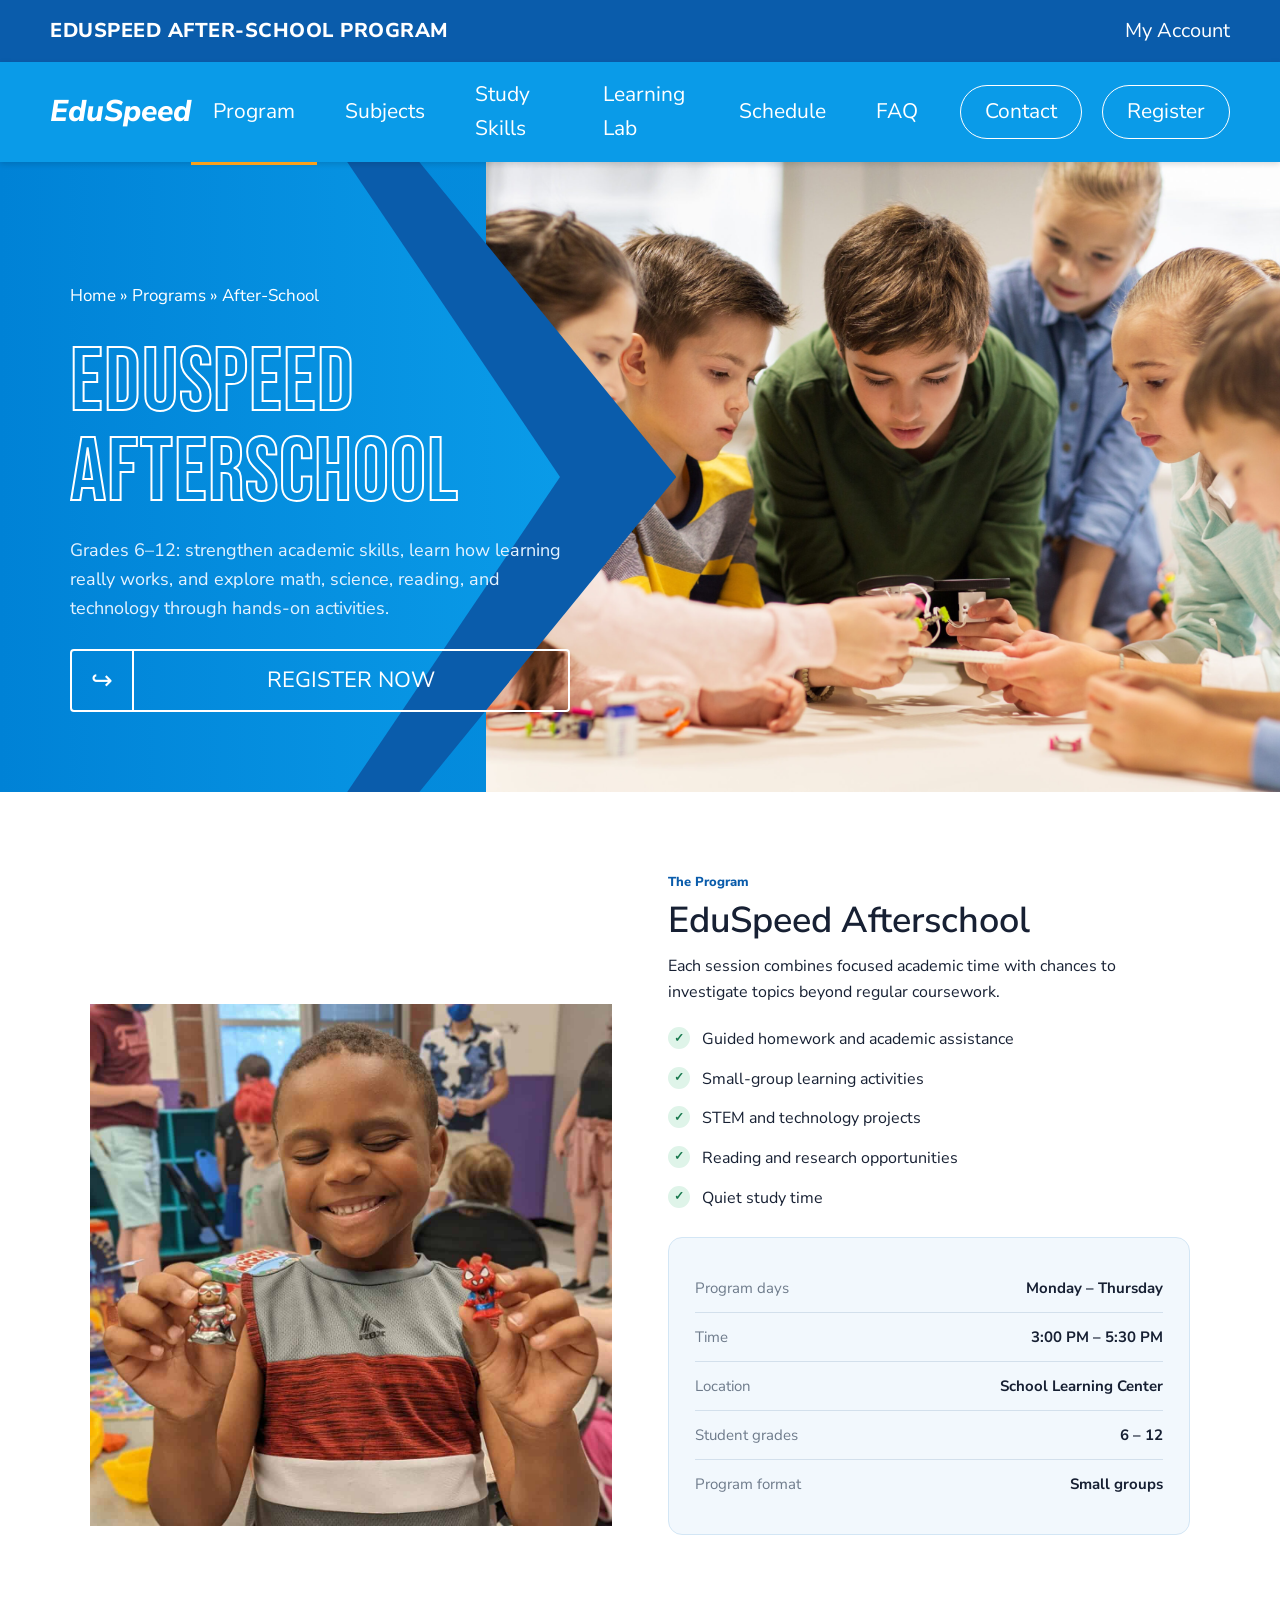
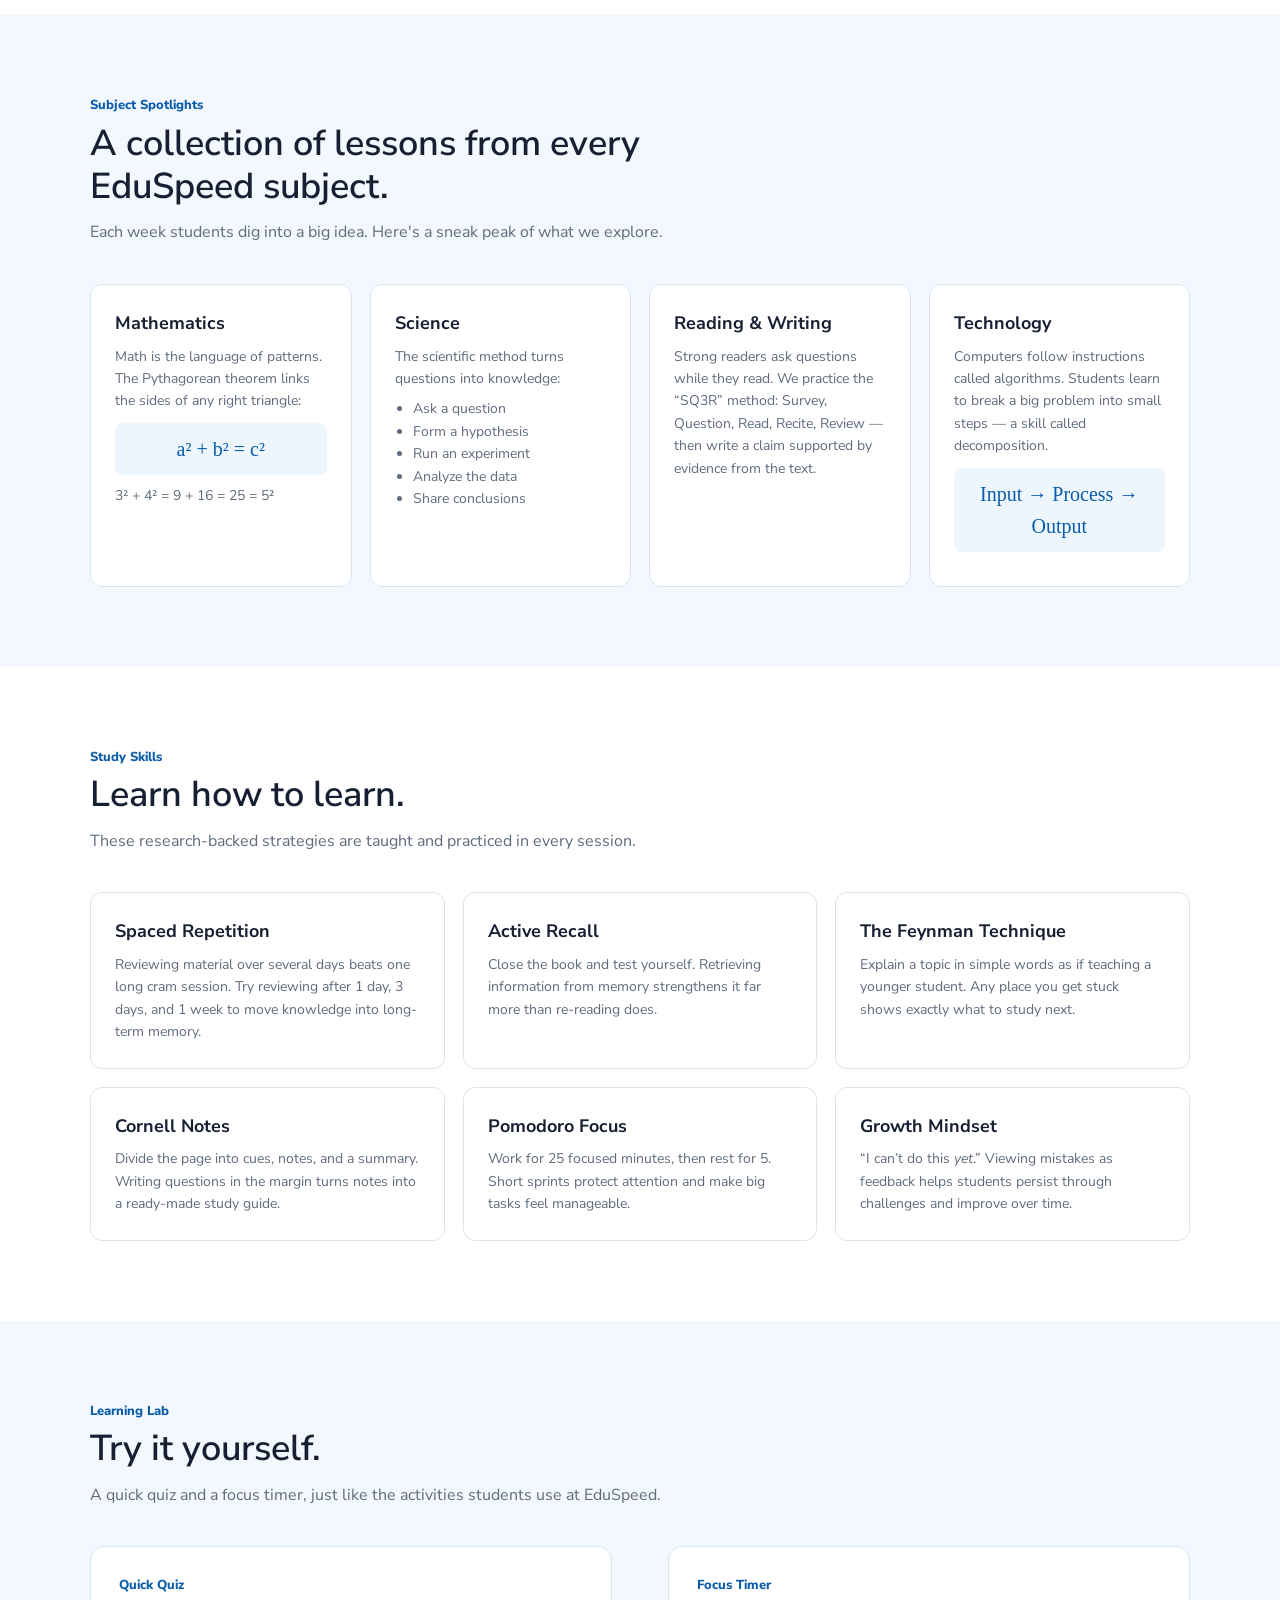
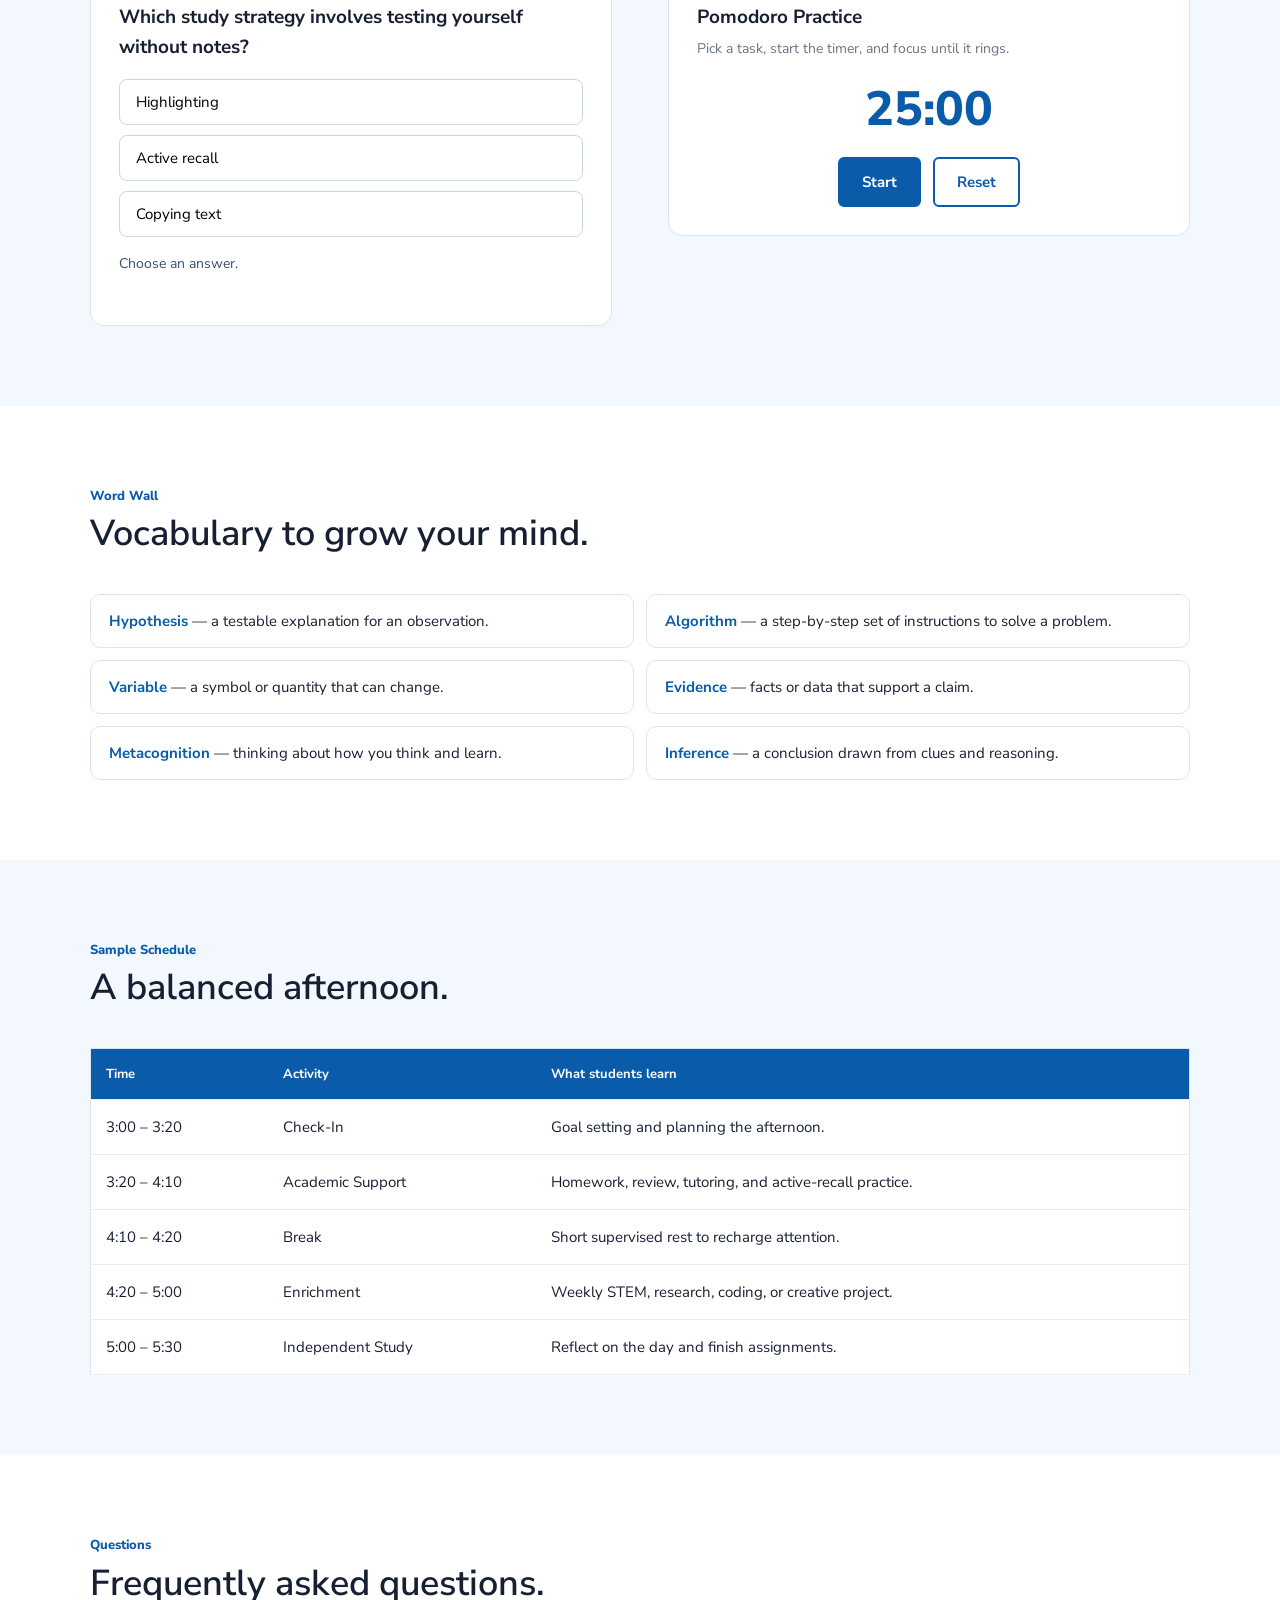
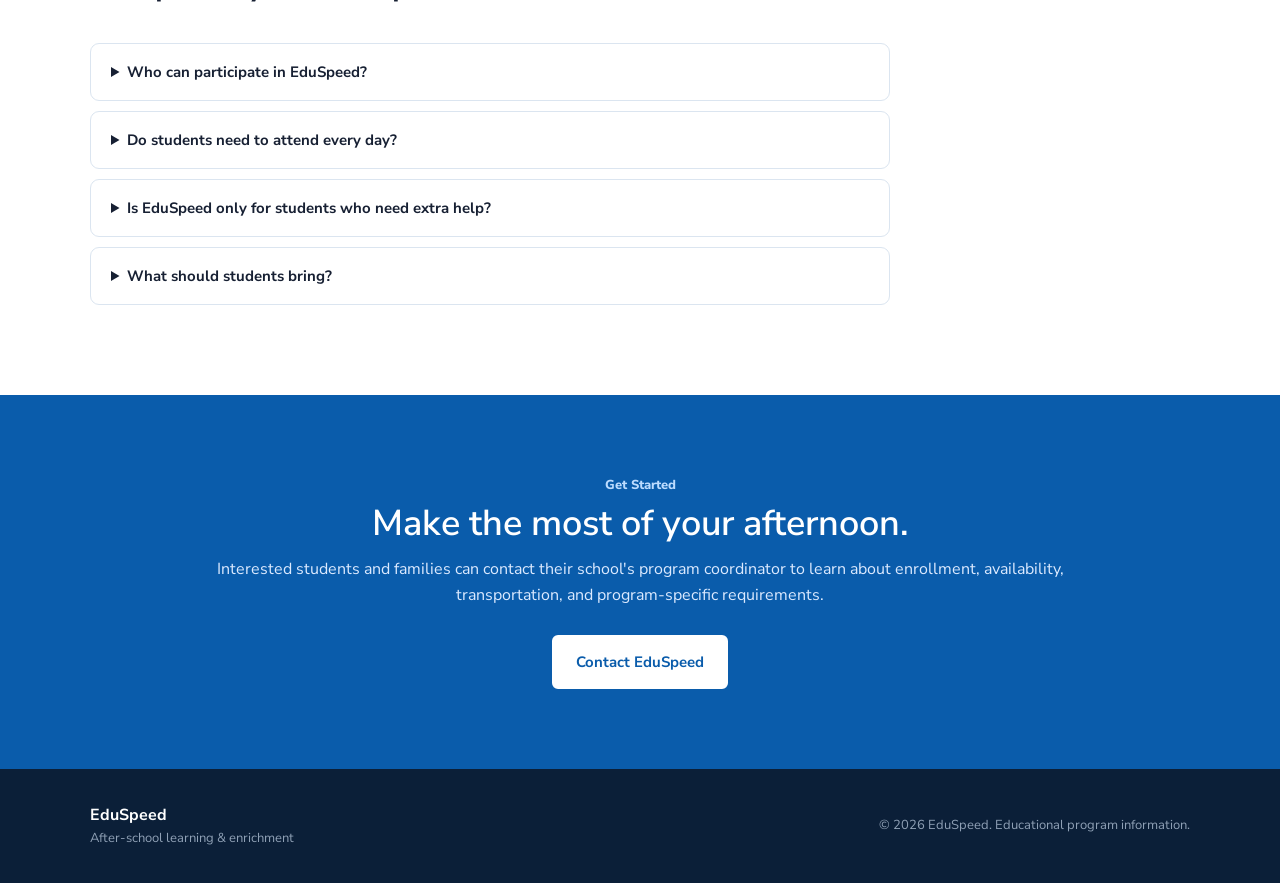
<file: index.html>
<!DOCTYPE html>
<html lang="en">
<head>
<meta charset="UTF-8">
<meta name="viewport" content="width=device-width, initial-scale=1.0">
<meta name="description" content="EduSpeed is an after-school educational program helping students strengthen academic skills, explore new subjects, and build confidence.">
<meta name="keywords" content="EduSpeed, after-school program, education, students, tutoring, STEM, study skills">
<meta name="author" content="EduSpeed">
<meta name="theme-color" content="#0a5cab">
<meta name="robots" content="index, follow">
<meta property="og:title" content="EduSpeed | After-School Learning Program">
<meta property="og:description" content="Academic support, enrichment, and hands-on learning for grades 6–12.">
<meta property="og:type" content="website">
<meta property="og:site_name" content="EduSpeed">
<meta name="twitter:card" content="summary">
<title>EduSpeed | After-School Learning Program</title>
  
<link rel="preconnect" href="https://fonts.googleapis.com"><link rel="preconnect" href="https://fonts.gstatic.com" crossorigin>
<link href="https://fonts.googleapis.com/css2?family=Bebas+Neue&family=Nunito+Sans:wght@400;600;700;800&display=swap" rel="stylesheet">
<script src="jquery.min.js"></script>
<style>
:root{--dark:#0a5cab;--bright:#0a9be8;--ink:#172033;--orange:#f9a01b}
*{box-sizing:border-box;margin:0;padding:0}
html{scroll-behavior:smooth}
body{font-family:"Nunito Sans",Arial,Helvetica,sans-serif;color:var(--ink);background:#fff;line-height:1.6}
a:focus-visible,button:focus-visible,summary:focus-visible,input:focus-visible{outline:3px solid var(--orange);outline-offset:2px}
/* top bar + nav */
header{position:sticky;top:0;z-index:100}
.topbar{background:var(--dark);color:#fff}
.topbar-in{margin:auto;height:62px;display:flex;align-items:center;justify-content:space-between;padding:0 50px;gap:20px}
.brand{font-weight:800;font-size:20px;letter-spacing:.5px;text-transform:uppercase}
.util{display:flex;align-items:center;gap:36px;font-size:20px}
.util a{color:#fff;text-decoration:none}
.util select{background:none;border:0;color:#fff;font:inherit;cursor:pointer}
.util select option{color:#000}
.search{width:290px;border:0;border-radius:4px;padding:6px 12px;font:inherit;font-size:16px}
.navbar{background:var(--bright);box-shadow:0 2px 6px rgba(0,0,0,.15)}
.nav{margin:auto;height:100px;display:flex;align-items:center;justify-content:space-between;padding:0 50px}
#logo{display:flex;align-items:center;gap:12px;color:#fff;font-size:30px;font-weight:800;text-decoration:none}
.logo-icon{width:54px;height:54px;border-radius:14px;background:#fff;color:var(--dark);display:grid;place-items:center;font-size:32px;font-weight:800}
nav{display:flex;align-items:center;gap:6px}
nav a{color:#fff;text-decoration:none;font-size:21px;padding:36px 22px 33px;border-bottom:3px solid transparent}
nav a:hover,nav a.on{border-bottom-color:var(--orange)}
nav a.pill{border:1px solid #fff;border-radius:30px;padding:9px 24px;margin-left:14px}
nav a.pill:hover{background:#fff;color:var(--dark)}
/* hero */
.hero{position:relative;overflow:hidden;min-height:528px;background:linear-gradient(90deg,#0082d6,#0a9be8)}
.art{width:100%;height:100%;position:absolute;right:0;top:0;bottom:0;width:62%}
.art img {width:100%;height:100%;object-fit: cover;}
.art svg{width:100%;height:100%;display:block}
.chev{position:absolute;top:0;bottom:0;clip-path:polygon(0 0,62% 0,100% 50%,62% 100%,0 100%)}
.chev.d{left:0;width:calc(38% + 190px);background:var(--dark)}
.chev.l{left:0;width:38%;min-width:560px;background:linear-gradient(90deg,#0082d6,#0a9be8)}
.hero-in{position:relative;z-index:2;padding:120px 70px 80px;max-width:760px}
.crumbs{color:#fff;font-size:17px;margin-bottom:30px}
.crumbs a{color:#fff;text-decoration:none}.crumbs a:hover{text-decoration:underline}
h1{font-family:"Bebas Neue",Impact,"Arial Narrow",sans-serif;font-weight:400;font-size:clamp(52px,7vw,92px);line-height:1;letter-spacing:1px;color:transparent;-webkit-text-stroke:2px #fff;margin-bottom:18px}
.hero p{color:#e6f3ff;font-size:18px;max-width:520px;margin-bottom:26px}
.reg{display:inline-flex;align-items:stretch;border:2px solid #fff;border-radius:4px;color:#fff;text-decoration:none;font-size:22px;min-width:500px}
.reg i{font-style:normal;width:62px;display:grid;place-items:center;border-right:2px solid #fff;font-size:26px}
.reg span{flex:1;text-align:center;padding:12px}
.reg:hover{background:#fff;color:var(--dark)}.reg:hover i{border-color:var(--dark)}
/* shared */
section{padding:80px 50px}
.container{max-width:1100px;margin:auto}
.section-heading{max-width:700px;margin-bottom:38px}
.eyebrow{color:var(--dark);font-size:13px;font-weight:800;margin-bottom:6px}
h2{font-size:36px;line-height:1.2;margin-bottom:12px;font-weight:600}
.section-heading p{color:#5f6c7d}
.button{display:inline-block;padding:13px 22px;border-radius:6px;text-decoration:none;font-size:15px;font-weight:700;border:2px solid var(--dark);cursor:pointer;font-family:inherit}
.primary{background:var(--dark);color:#fff}.primary:hover{background:#084a8b}
.secondary{color:var(--dark);background:#fff}.secondary:hover{background:#eef6ff}
.buttons{display:flex;gap:12px;flex-wrap:wrap}
.cards{display:grid;grid-template-columns:repeat(3,1fr);gap:18px}
.cards.four{grid-template-columns:repeat(4,1fr)}
.card{background:#fff;border:1px solid #dbe5f0;border-radius:12px;padding:24px}
.card-icon{width:46px;height:46px;display:grid;place-items:center;border-radius:11px;background:#e5f3fd;font-size:24px;margin-bottom:14px}
.card h3{font-size:18px;margin-bottom:8px}
.card p,.card li{font-size:14px;color:#5f6c7d}
.card ul{padding-left:18px;margin-top:8px}
.tag{display:inline-block;font-size:12px;font-weight:700;color:#18794e;background:#e6f7ef;border-radius:12px;padding:3px 10px;margin-top:10px}
.alt{background:#f2f8fd}
.two{display:grid;grid-template-columns:1fr 1fr;gap:56px;align-items:center}
.photo {
  border-radius: 14px;
  height: 400px;
  display: grid;
  place-items: center;
  align-items: center;
}

.photo img {
  max-width: 100%;
  max-height: 100%;
  object-fit: contain;
}
.check-list{list-style:none;margin-top:22px}
.check-list li{display:flex;gap:12px;margin-bottom:14px;font-size:16px}
.check{flex-shrink:0;width:22px;height:22px;border-radius:50%;background:#dff4e9;color:#18794e;display:grid;place-items:center;font-size:12px;font-weight:700}
.info-box{background:#f2f8fd;border:1px solid #d3e6f5;border-radius:14px;padding:26px;margin-top:26px}
.info-row{display:flex;justify-content:space-between;gap:10px;padding:12px 0;border-bottom:1px solid #d3e0ec;font-size:15px}
.info-row:last-child{border:none}.info-row span{color:#6e7b8b}
.fact{background:#fff8e6;border:1px solid #f3e0a8;border-radius:12px;padding:18px 20px;margin-top:22px;font-size:14px;color:#5b4a12}
.formula{font-family:Georgia,serif;font-size:20px;background:#eef6fd;border-radius:8px;padding:10px 14px;margin:10px 0;color:var(--dark);text-align:center}
.schedule{width:100%;border-collapse:collapse;background:#fff;border:1px solid #dbe5f0}
.schedule th,.schedule td{padding:15px;text-align:left;border-bottom:1px solid #e8edf2;font-size:15px}
.schedule th{background:var(--dark);color:#fff;font-size:13px}
.quiz{background:#fff;border:1px solid #dbe5f0;border-radius:14px;padding:28px;max-width:760px}
.quiz h3{font-size:19px;margin-bottom:6px}
.opts{display:grid;gap:10px;margin:16px 0}
.opt{text-align:left;padding:12px 16px;border:1px solid #c9d6e4;border-radius:8px;background:#fff;font-size:15px;cursor:pointer;font-family:inherit}
.opt:hover{background:#eef6ff}
.opt.right{background:#e6f7ef;border-color:#18794e}
.opt.wrong{background:#fdecec;border-color:#c0392b}
#fb{font-size:14px;min-height:44px;color:#36506d}
.glossary{display:grid;grid-template-columns:1fr 1fr;gap:12px}
.glossary div{background:#fff;border:1px solid #dbe5f0;border-radius:10px;padding:14px 18px;font-size:15px}
.glossary b{color:var(--dark)}
.timer{font-size:48px;font-weight:800;color:var(--dark);text-align:center;margin:10px 0}
details{background:#fff;border:1px solid #dbe5f0;border-radius:9px;margin-bottom:10px;padding:16px 20px}
summary{cursor:pointer;font-weight:700;font-size:15px}
details p{color:#6b7787;font-size:15px;margin-top:10px}
.faq{max-width:800px}
.register{background:var(--dark);color:#fff}
.register-inner{max-width:850px;margin:auto;text-align:center}
.register .eyebrow{color:#bcdcff}
.register p{color:#dceaff;margin-bottom:26px}
.register .button{background:#fff;color:var(--dark);border-color:#fff}
footer{background:#0b1f38;color:#c4ccd7;padding:34px 50px}
.footer-inner{max-width:1100px;margin:auto;display:flex;justify-content:space-between;gap:24px;align-items:center}
footer strong{color:#fff}footer p{font-size:13px;color:#8fa0b5}
@media(max-width:1100px){nav a{font-size:17px;padding:36px 12px 33px}.util{gap:20px;font-size:17px}.search{width:200px}}
@media(max-width:900px){
.topbar-in,.nav{padding:0 20px}.util a,.util select{display:none}.search{width:170px}
.nav{height:76px}nav{display:none}
.chev,.art{display:none}
.hero{background:linear-gradient(180deg,#0082d6,#0a5cab)}
.hero-in{padding:60px 22px}
.reg{min-width:0;width:100%}
section{padding:56px 22px}
.two,.cards,.cards.four,.glossary{grid-template-columns:1fr}
h2{font-size:28px}
.schedule{display:block;overflow-x:auto}
.footer-inner{flex-direction:column;align-items:flex-start}
}
</style>
</head>
<body>

<header>
<div class="topbar"><div class="topbar-in">
<div class="brand">EduSpeed After-School Program</div>
<div class="util">
<a href="mailto:register@eduspeed.online">My Account</a>

</div></div></div>
<div class="navbar"><div class="nav">
<a id="logo" href="#top"><i>EduSpeed</i></a>
<nav>
<a href="#program" class="on">Program</a>
<a href="#subjects">Subjects</a>
<a href="#skills">Study Skills</a>
<a href="#lab">Learning Lab</a>
<a href="#schedule">Schedule</a>
<a href="#faq">FAQ</a>
<a href="#register" class="pill">Contact</a>
<a href="#register" class="pill">Register</a>
</nav>
</div></div>
</header>

<main id="top">

<section class="hero" style="padding:0">

<div class="art">
<img src = "1.jpg">
</div>
<div class="chev d"></div><div class="chev l"></div>
<div class="hero-in">
<div class="crumbs"><a href="#top">Home</a> » <a href="#program">Programs</a> » After-School</div>
<h1>EduSpeed Afterschool</h1>
<p>Grades 6–12: strengthen academic skills, learn how learning really works, and explore math, science, reading, and technology through hands-on activities.</p>
<a class="reg" href="#register"><i>↪</i><span>REGISTER NOW</span></a>
</div>
</section>

<section id="program">
<div class="container two">
<div class="photo" role="img"><img src = "2.jpg"></div>

<div>
<div class="eyebrow">The Program</div>
<h2>EduSpeed Afterschool</h2>
<p>Each session combines focused academic time with chances to investigate topics beyond regular coursework.</p>
<ul class="check-list">
<li><span class="check">✓</span>Guided homework and academic assistance</li>
<li><span class="check">✓</span>Small-group learning activities</li>
<li><span class="check">✓</span>STEM and technology projects</li>
<li><span class="check">✓</span>Reading and research opportunities</li>
<li><span class="check">✓</span>Quiet study time</li>
</ul>
<div class="info-box">
<div class="info-row"><span>Program days</span><strong>Monday – Thursday</strong></div>
<div class="info-row"><span>Time</span><strong>3:00 PM – 5:30 PM</strong></div>
<div class="info-row"><span>Location</span><strong>School Learning Center</strong></div>
<div class="info-row"><span>Student grades</span><strong>6 – 12</strong></div>
<div class="info-row"><span>Program format</span><strong>Small groups</strong></div>
</div>
</div>
</div>
</section>

<section id="subjects" class="alt">
<div class="container">
<div class="section-heading">
<div class="eyebrow">Subject Spotlights</div>
<h2>A collection of lessons from every EduSpeed subject.</h2>
<p>Each week students dig into a big idea. Here's a sneak peak of what we explore.</p>
</div>
<div class="cards four">
<div class="card"><h3>Mathematics</h3>
<p>Math is the language of patterns. The Pythagorean theorem links the sides of any right triangle:</p>
<div class="formula">a² + b² = c²</div>
<p>3² + 4² = 9 + 16 = 25 = 5²</p></div>
<div class="card"><h3>Science</h3>
<p>The scientific method turns questions into knowledge:</p>
<ul><li>Ask a question</li><li>Form a hypothesis</li><li>Run an experiment</li><li>Analyze the data</li><li>Share conclusions</li></ul></div>
<div class="card"><h3>Reading &amp; Writing</h3>
<p>Strong readers ask questions while they read. We practice the “SQ3R” method: Survey, Question, Read, Recite, Review — then write a claim supported by evidence from the text.</p></div>
<div class="card"><h3>Technology</h3>
<p>Computers follow instructions called algorithms. Students learn to break a big problem into small steps — a skill called decomposition.</p>
<div class="formula">Input → Process → Output</div></div>
</div>

</div>
</section>

<section id="skills">
<div class="container">
<div class="section-heading">
<div class="eyebrow">Study Skills</div>
<h2>Learn how to learn.</h2>
<p>These research-backed strategies are taught and practiced in every session.</p>
</div>
<div class="cards">
<div class="card"><h3>Spaced Repetition</h3><p>Reviewing material over several days beats one long cram session. Try reviewing after 1 day, 3 days, and 1 week to move knowledge into long-term memory.</p></div>
<div class="card"><h3>Active Recall</h3><p>Close the book and test yourself. Retrieving information from memory strengthens it far more than re-reading does.</p></div>
<div class="card"><h3>The Feynman Technique</h3><p>Explain a topic in simple words as if teaching a younger student. Any place you get stuck shows exactly what to study next.</p></div>
<div class="card"><h3>Cornell Notes</h3><p>Divide the page into cues, notes, and a summary. Writing questions in the margin turns notes into a ready-made study guide.</p></div>
<div class="card"><h3>Pomodoro Focus</h3><p>Work for 25 focused minutes, then rest for 5. Short sprints protect attention and make big tasks feel manageable.</p></div>
<div class="card"><h3>Growth Mindset</h3><p>“I can’t do this <i>yet</i>.” Viewing mistakes as feedback helps students persist through challenges and improve over time.</p></div>
</div>
</div>
</section>

<section id="lab" class="alt">
<div class="container">
<div class="section-heading">
<div class="eyebrow">Learning Lab</div>
<h2>Try it yourself.</h2>
<p>A quick quiz and a focus timer, just like the activities students use at EduSpeed.</p>
</div>
<div class="two" style="align-items:start">
<div class="quiz">
<div class="eyebrow">Quick Quiz</div>
<h3 id="q">Which study strategy involves testing yourself without notes?</h3>
<div class="opts" id="opts"></div>
<div id="fb">Choose an answer.</div>
<button class="button secondary" id="next" style="display:none">Next question →</button>
</div>
<div class="quiz">
<div class="eyebrow">Focus Timer</div>
<h3>Pomodoro Practice</h3>
<p style="font-size:14px;color:#687587">Pick a task, start the timer, and focus until it rings.</p>
<div class="timer" id="clock">25:00</div>
<div class="buttons" style="justify-content:center">
<button class="button primary" id="go">Start</button>
<button class="button secondary" id="reset">Reset</button>
</div>
</div>
</div>
</div>
</section>

<section>
<div class="container">
<div class="section-heading">
<div class="eyebrow">Word Wall</div>
<h2>Vocabulary to grow your mind.</h2>
</div>
<div class="glossary">
<div><b>Hypothesis</b> — a testable explanation for an observation.</div>
<div><b>Algorithm</b> — a step-by-step set of instructions to solve a problem.</div>
<div><b>Variable</b> — a symbol or quantity that can change.</div>
<div><b>Evidence</b> — facts or data that support a claim.</div>
<div><b>Metacognition</b> — thinking about how you think and learn.</div>
<div><b>Inference</b> — a conclusion drawn from clues and reasoning.</div>
</div>
</div>
</section>

<section id="schedule" class="alt">
<div class="container">
<div class="section-heading">
<div class="eyebrow">Sample Schedule</div>
<h2>A balanced afternoon.</h2>
</div>
<table class="schedule">
<thead><tr><th>Time</th><th>Activity</th><th>What students learn</th></tr></thead>
<tbody>
<tr><td>3:00 – 3:20</td><td>Check-In</td><td>Goal setting and planning the afternoon.</td></tr>
<tr><td>3:20 – 4:10</td><td>Academic Support</td><td>Homework, review, tutoring, and active-recall practice.</td></tr>
<tr><td>4:10 – 4:20</td><td>Break</td><td>Short supervised rest to recharge attention.</td></tr>
<tr><td>4:20 – 5:00</td><td>Enrichment</td><td>Weekly STEM, research, coding, or creative project.</td></tr>
<tr><td>5:00 – 5:30</td><td>Independent Study</td><td>Reflect on the day and finish assignments.</td></tr>
</tbody>
</table>
</div>
</section>

<section id="faq">
<div class="container">
<div class="section-heading"><div class="eyebrow">Questions</div><h2>Frequently asked questions.</h2></div>
<div class="faq">
<details><summary>Who can participate in EduSpeed?</summary><p>EduSpeed is intended for students in grades 6–12. Enrollment requirements may vary by school or district.</p></details>
<details><summary>Do students need to attend every day?</summary><p>Students may participate according to the schedule established by their school and program coordinator.</p></details>
<details><summary>Is EduSpeed only for students who need extra help?</summary><p>No. The program supports students who want academic assistance as well as students who want more opportunities to explore subjects.</p></details>
<details><summary>What should students bring?</summary><p>School materials, assignments, and any supplies required for scheduled activities.</p></details>
</div>
</div>
</section>

<section id="register" class="register">
<div class="register-inner">
<div class="eyebrow">Get Started</div>
<h2>Make the most of your afternoon.</h2>
<p>Interested students and families can contact their school's program coordinator to learn about enrollment, availability, transportation, and program-specific requirements.</p>
<a href="mailto:register@eduspeed.online" class="button">Contact EduSpeed</a>
</div>
</section>

</main>

<footer>
<div class="footer-inner">
<div><strong>EduSpeed</strong><p>After-school learning &amp; enrichment</p></div>
<p>© 2026 EduSpeed. Educational program information.</p>
</div>
</footer>

<script>
(function(){
var qs=[
{q:"Which study strategy involves testing yourself without notes?",o:["Highlighting","Active recall","Copying text"],a:1,e:"Active recall strengthens memory by making your brain retrieve information."},
{q:"In the scientific method, what comes right after forming a hypothesis?",o:["Run an experiment","Share conclusions","Ask a question"],a:0,e:"You test your hypothesis with an experiment, then analyze the data."},
{q:"If a right triangle has legs 6 and 8, how long is the hypotenuse?",o:["10","12","14"],a:0,e:"6² + 8² = 36 + 64 = 100, and √100 = 10."}
];
var i=0,done=false,q=document.getElementById('q'),opts=document.getElementById('opts'),fb=document.getElementById('fb'),nx=document.getElementById('next');
function show(){
var c=qs[i];done=false;q.textContent=c.q;opts.innerHTML='';fb.textContent='Choose an answer.';nx.style.display='none';
c.o.forEach(function(t,k){var b=document.createElement('button');b.className='opt';b.textContent=t;
b.onclick=function(){if(done)return;done=true;
var kids=opts.children;kids[c.a].classList.add('right');
if(k===c.a){fb.textContent='Correct! '+c.e}else{b.classList.add('wrong');fb.textContent='Not quite. '+c.e}
nx.style.display='inline-block';nx.textContent=i<qs.length-1?'Next question →':'Start over';};
opts.appendChild(b);});
}
nx.onclick=function(){i=(i+1)%qs.length;show()};
show();
var t=1500,h=null,clock=document.getElementById('clock'),go=document.getElementById('go');
function draw(){var m=Math.floor(t/60),s=t%60;clock.textContent=(m<10?'0':'')+m+':'+(s<10?'0':'')+s}
go.onclick=function(){
if(h){clearInterval(h);h=null;go.textContent='Resume';return}
go.textContent='Pause';
h=setInterval(function(){t--;draw();if(t<=0){clearInterval(h);h=null;go.textContent='Start';clock.textContent='Great work! Take a 5-minute break.';t=1500}},1000)};
document.getElementById('reset').onclick=function(){clearInterval(h);h=null;t=1500;go.textContent='Start';draw()};
})();
</script>
</body>
</html>
</file>
